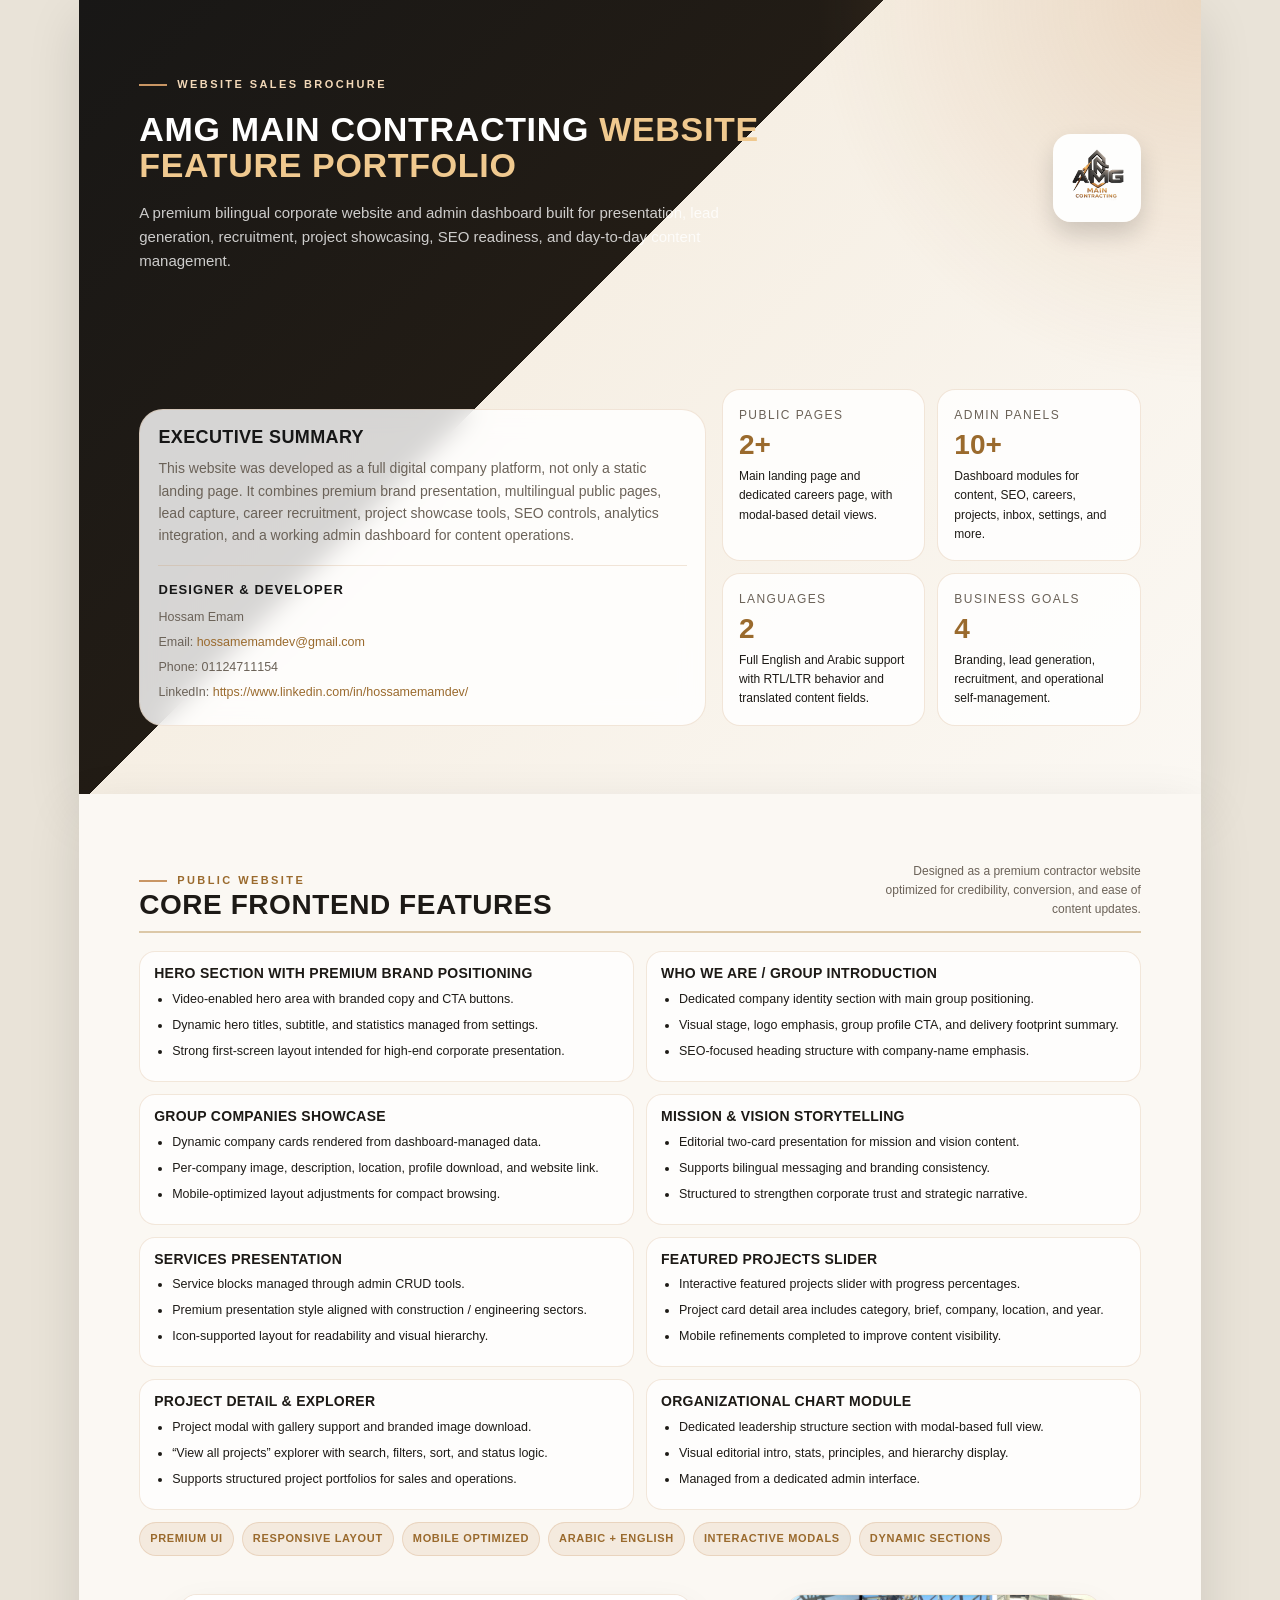
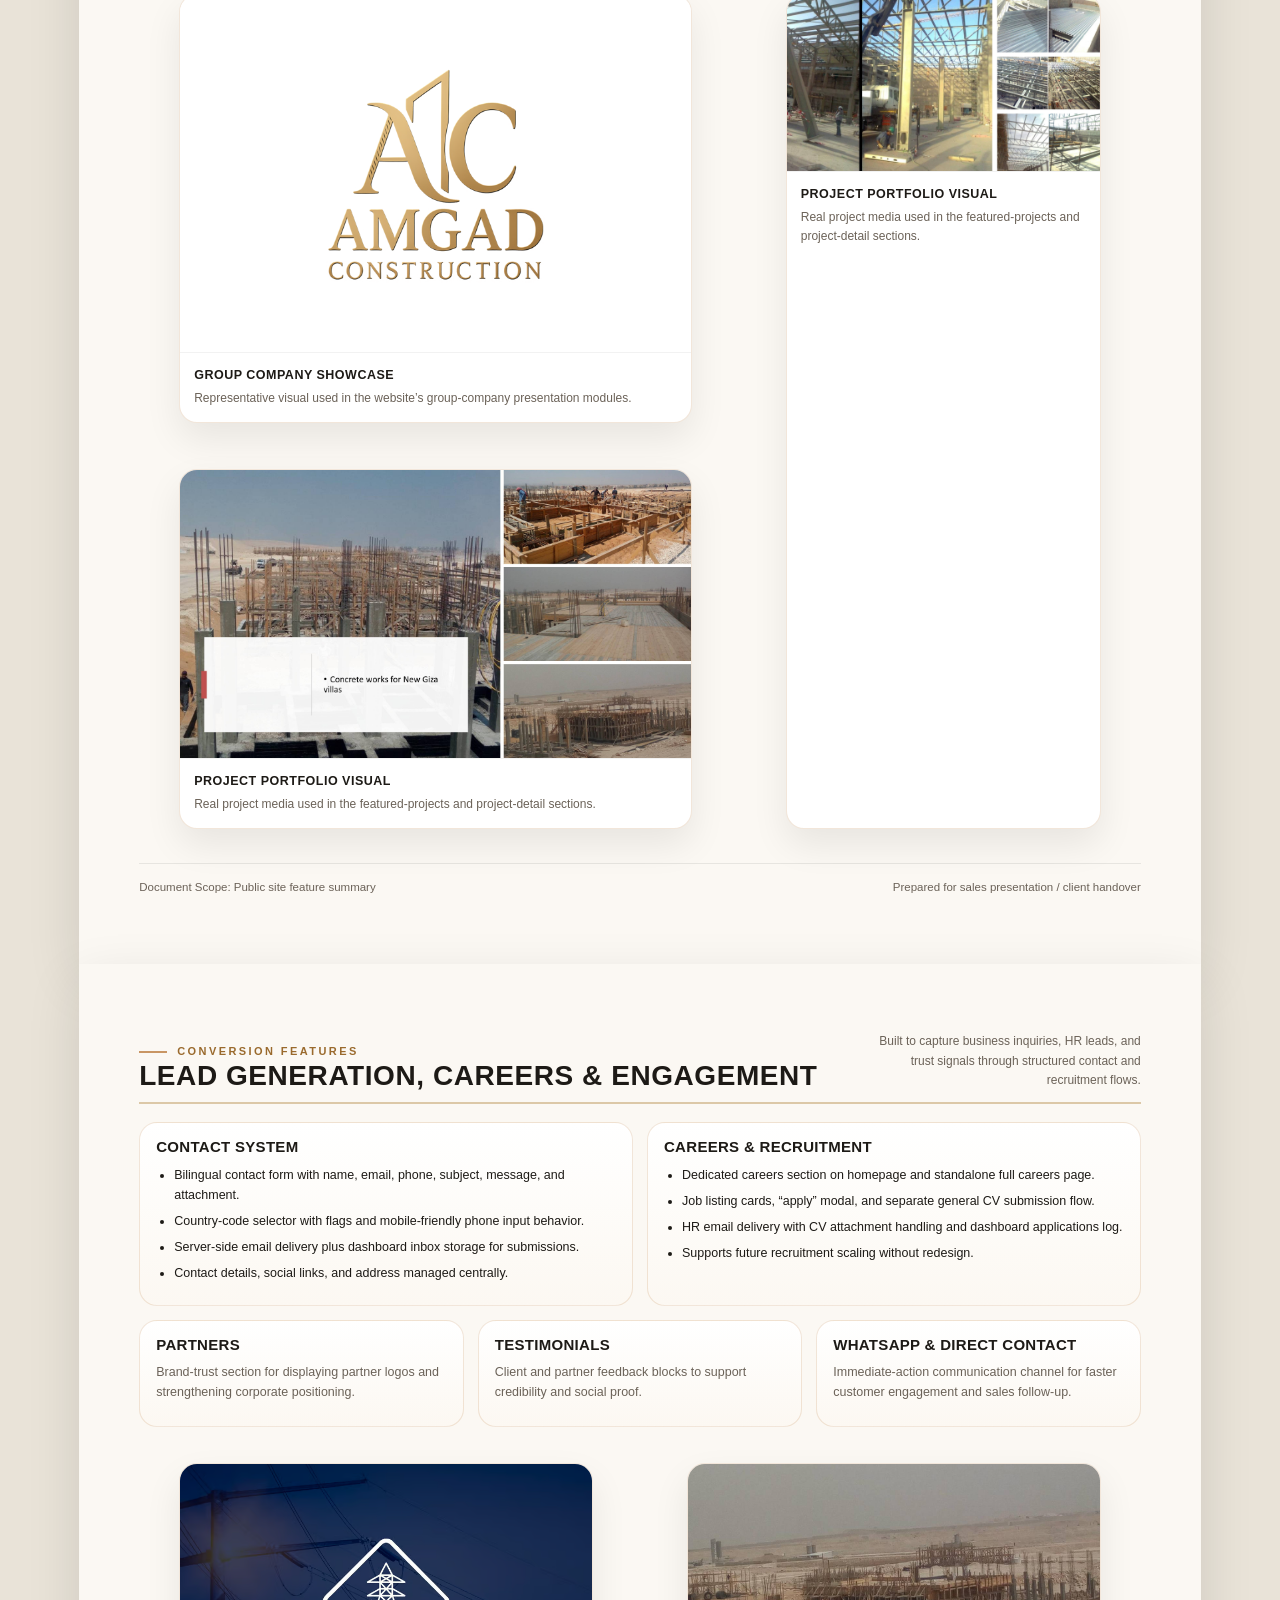
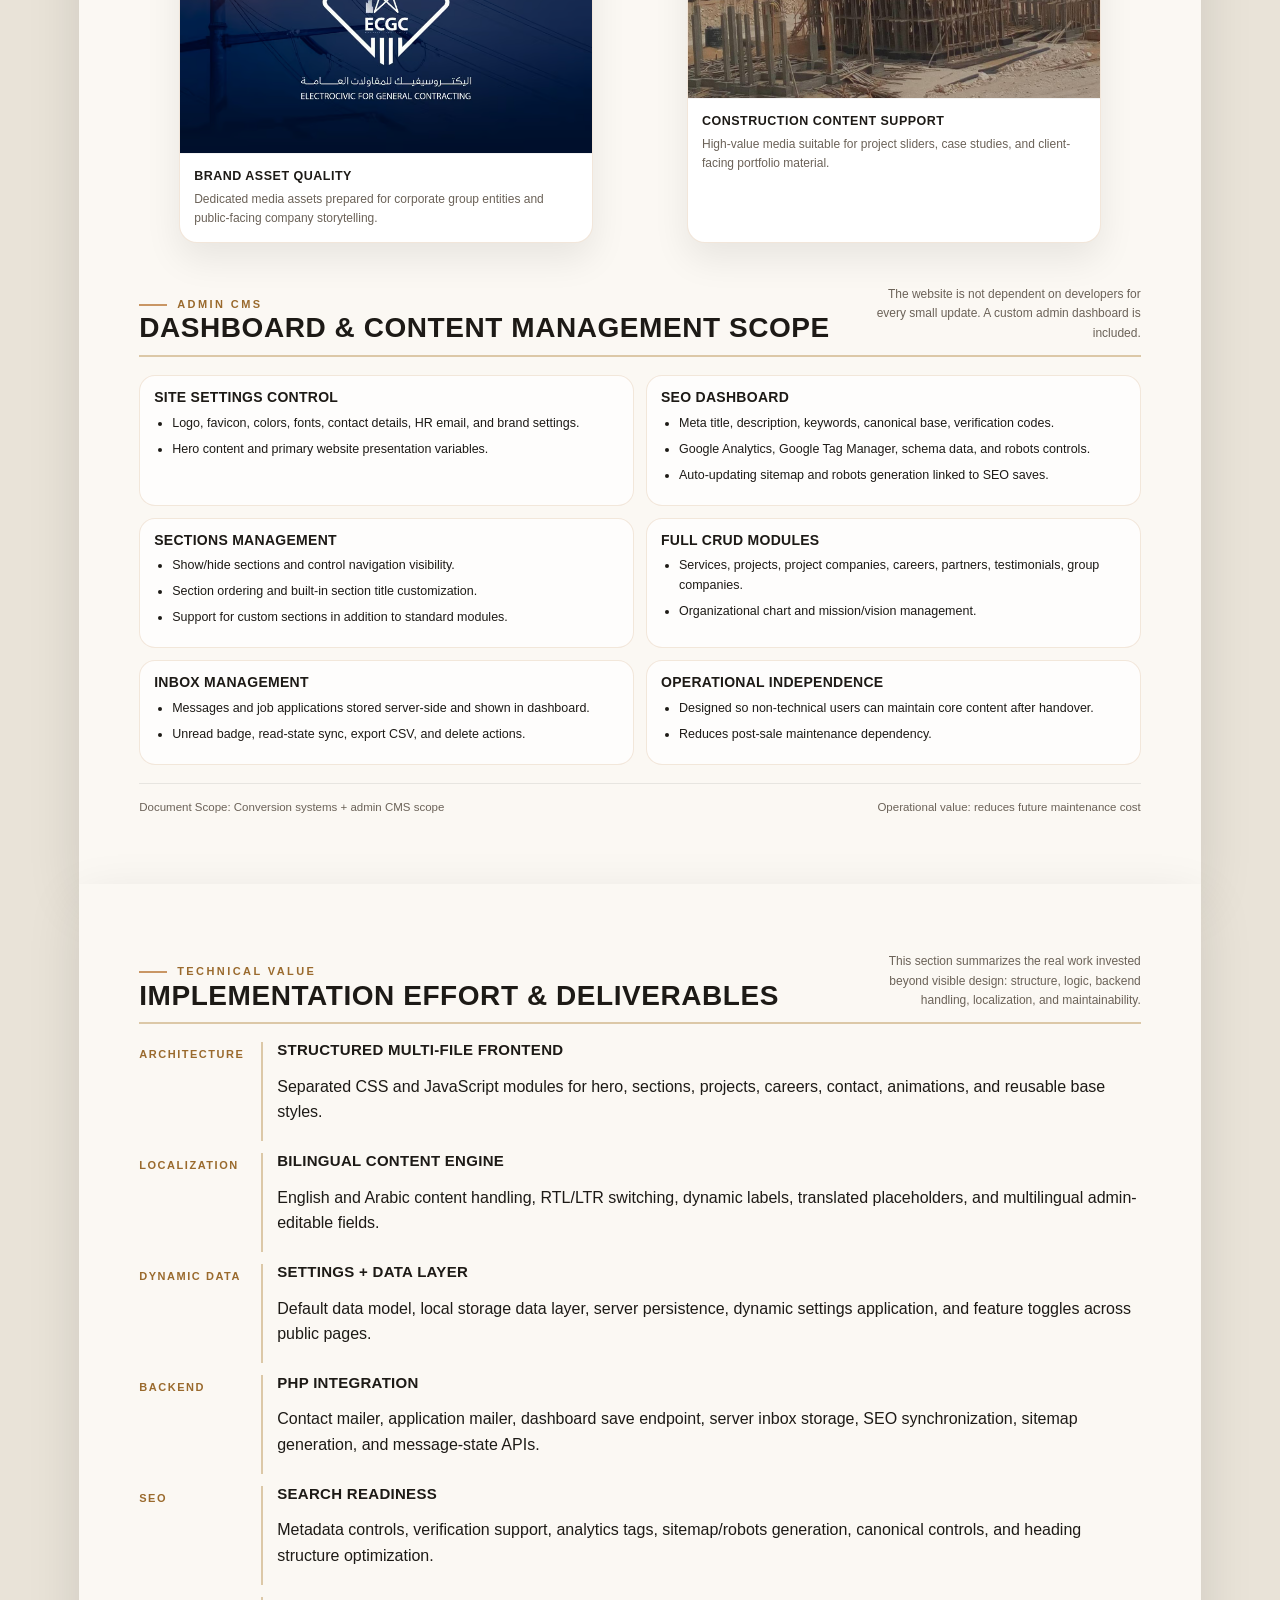
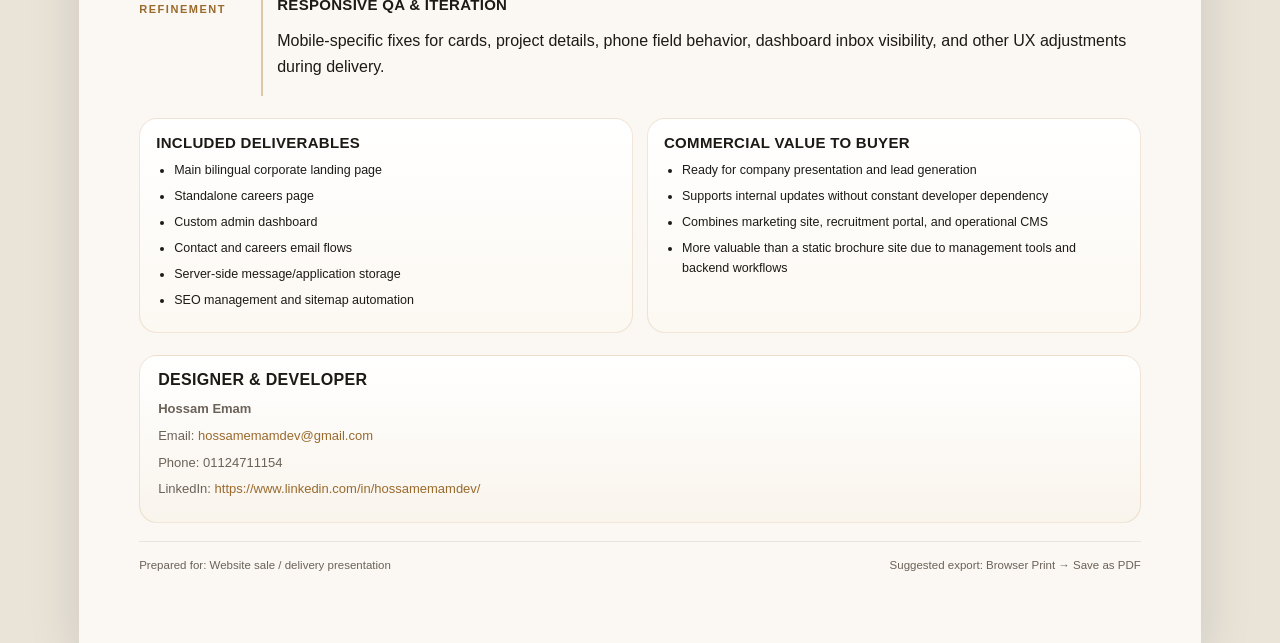
<file: website-sales-brochure.html>
<!DOCTYPE html>
<html lang="en">
<head>
  <meta charset="UTF-8" />
  <meta name="viewport" content="width=device-width, initial-scale=1.0" />
  <title>AMG Website Features & Delivery Scope</title>
  <style>
    :root {
      --ink: #1d1a16;
      --muted: #6b6258;
      --line: #dcc8a7;
      --gold: #c99664;
      --gold-deep: #9a6a2d;
      --paper: #fbf8f3;
      --card: #ffffff;
      --dark: #161616;
    }

    * { box-sizing: border-box; }
    html, body { margin: 0; padding: 0; background: #e9e3d8; color: var(--ink); }
    body {
      font-family: "Segoe UI", Arial, sans-serif;
      line-height: 1.6;
      -webkit-print-color-adjust: exact;
      print-color-adjust: exact;
    }

    .page {
      width: 297mm;
      min-height: 210mm;
      margin: 0 auto;
      background: var(--paper);
      position: relative;
      overflow: hidden;
      box-shadow: 0 18px 50px rgba(0,0,0,0.12);
    }

    .page-inner {
      padding: 18mm 16mm;
    }

    .hero {
      background:
        radial-gradient(circle at top right, rgba(201,150,100,0.28), transparent 28%),
        linear-gradient(135deg, #181716 0%, #221c15 42%, #f6efe4 42%, #fbf8f3 100%);
      color: #fff;
      min-height: 210mm;
    }

    .hero .page-inner {
      display: flex;
      flex-direction: column;
      justify-content: space-between;
      min-height: 210mm;
      padding-bottom: 18mm;
    }

    .brand-row {
      display: flex;
      align-items: center;
      justify-content: space-between;
      gap: 20px;
    }

    .brand-row img {
      width: 88px;
      height: 88px;
      object-fit: contain;
      background: rgba(255,255,255,0.95);
      padding: 10px;
      border-radius: 18px;
      box-shadow: 0 12px 24px rgba(0,0,0,0.16);
    }

    .eyebrow {
      display: inline-flex;
      align-items: center;
      gap: 10px;
      text-transform: uppercase;
      letter-spacing: 0.22em;
      font-size: 11px;
      font-weight: 700;
      color: #f2d8b8;
    }

    .eyebrow::before {
      content: "";
      width: 28px;
      height: 2px;
      background: var(--gold);
    }

    h1, h2, h3 {
      margin: 0;
      line-height: 1.05;
      font-family: "Arial Narrow", "Segoe UI", Arial, sans-serif;
      text-transform: uppercase;
      letter-spacing: 0.02em;
    }

    .hero-title {
      max-width: 720px;
      font-size: 34px;
      margin-top: 18px;
    }

    .hero-title span {
      color: #f0c98f;
    }

    .hero-subtitle {
      max-width: 640px;
      margin-top: 18px;
      font-size: 15px;
      color: rgba(255,255,255,0.78);
    }

    .hero-grid {
      display: grid;
      grid-template-columns: 1.15fr 0.85fr;
      gap: 16px;
      align-items: end;
    }

    .summary-card,
    .metric-card,
    .content-card {
      background: rgba(255,255,255,0.82);
      border: 1px solid rgba(201,150,100,0.24);
      color: var(--ink);
    }

    .summary-card {
      padding: 18px;
      border-radius: 24px;
      backdrop-filter: blur(12px);
    }

    .summary-card h3 {
      font-size: 18px;
      margin-bottom: 10px;
      color: var(--dark);
    }

    .summary-card p {
      margin: 0;
      font-size: 14px;
      color: var(--muted);
    }

    .cover-credit {
      margin-top: 18px;
      padding-top: 14px;
      border-top: 1px solid rgba(201,150,100,0.24);
    }

    .cover-credit strong {
      display: block;
      margin-bottom: 6px;
      font-size: 13px;
      color: var(--dark);
      text-transform: uppercase;
      letter-spacing: 0.08em;
    }

    .cover-credit p {
      margin: 0 0 5px;
      font-size: 12.5px;
      color: var(--muted);
    }

    .cover-credit a {
      color: var(--gold-deep);
      text-decoration: none;
      word-break: break-word;
    }

    .metrics {
      display: grid;
      grid-template-columns: repeat(2, 1fr);
      gap: 12px;
    }

    .metric-card {
      padding: 16px;
      border-radius: 18px;
      min-height: 110px;
    }

    .metric-card strong {
      display: block;
      font-size: 28px;
      color: var(--gold-deep);
      line-height: 1;
      margin-bottom: 8px;
    }

    .metric-card span {
      display: block;
      font-size: 12px;
      text-transform: uppercase;
      letter-spacing: 0.12em;
      color: var(--muted);
      margin-bottom: 6px;
    }

    .metric-card p {
      margin: 0;
      font-size: 12px;
      color: var(--ink);
    }

    .section-head {
      display: flex;
      align-items: end;
      justify-content: space-between;
      gap: 18px;
      margin-bottom: 18px;
      padding-bottom: 12px;
      border-bottom: 2px solid var(--line);
    }

    .section-head .eyebrow {
      color: var(--gold-deep);
    }

    .section-head h2 {
      font-size: 28px;
    }

    .section-note {
      max-width: 280px;
      font-size: 12px;
      color: var(--muted);
      text-align: right;
    }

    .cards-2,
    .cards-3 {
      display: grid;
      gap: 14px;
    }

    .cards-2 { grid-template-columns: repeat(2, 1fr); }
    .cards-3 { grid-template-columns: repeat(3, 1fr); }

    .content-card {
      border-radius: 18px;
      padding: 16px;
      background: linear-gradient(180deg, #fff 0%, #fcf8f2 100%);
    }

    .content-card h3 {
      font-size: 15px;
      margin-bottom: 10px;
    }

    .content-card p {
      margin: 0 0 8px;
      font-size: 12.5px;
      color: var(--muted);
    }

    ul {
      margin: 8px 0 0;
      padding-left: 18px;
    }

    li {
      margin-bottom: 6px;
      font-size: 12.5px;
    }

    .feature-grid {
      display: grid;
      grid-template-columns: repeat(2, 1fr);
      gap: 12px;
    }

    .visual-grid {
      display: grid;
      grid-template-columns: 1.2fr 0.8fr;
      gap: 14px;
      margin-top: 22px;
    }

    .visual-stack {
      display: grid;
      gap: 14px;
    }

    .visual-card {
      overflow: hidden;
      border-radius: 18px;
      border: 1px solid rgba(201,150,100,0.24);
      background: #fff;
      box-shadow: 0 16px 36px rgba(0,0,0,0.08);
    }

    .visual-card img {
      width: 100%;
      display: block;
      object-fit: cover;
      background: #f2ede3;
    }

    .visual-card figcaption {
      padding: 12px 14px 14px;
      font-size: 12px;
      color: var(--muted);
      border-top: 1px solid rgba(0,0,0,0.05);
    }

    .visual-card strong {
      display: block;
      margin-bottom: 4px;
      color: var(--ink);
      font-size: 12.5px;
      text-transform: uppercase;
      letter-spacing: 0.04em;
    }

    .feature-box {
      border: 1px solid rgba(201,150,100,0.22);
      border-radius: 16px;
      padding: 14px;
      background: rgba(255,255,255,0.7);
    }

    .feature-box h3 {
      font-size: 14px;
      margin-bottom: 8px;
    }

    .badge-row {
      display: flex;
      flex-wrap: wrap;
      gap: 8px;
      margin-top: 12px;
    }

    .badge {
      display: inline-flex;
      align-items: center;
      padding: 7px 10px;
      border-radius: 999px;
      background: rgba(201,150,100,0.14);
      border: 1px solid rgba(201,150,100,0.26);
      font-size: 11px;
      font-weight: 700;
      color: var(--gold-deep);
      text-transform: uppercase;
      letter-spacing: 0.06em;
    }

    .timeline {
      display: grid;
      gap: 12px;
    }

    .timeline-item {
      display: grid;
      grid-template-columns: 110px 1fr;
      gap: 12px;
      align-items: start;
    }

    .timeline-label {
      font-size: 11px;
      font-weight: 800;
      letter-spacing: 0.14em;
      text-transform: uppercase;
      color: var(--gold-deep);
      padding-top: 4px;
    }

    .timeline-body {
      border-left: 2px solid var(--line);
      padding-left: 14px;
    }

    .timeline-body h3 {
      font-size: 15px;
      margin-bottom: 6px;
    }

    .designer-credit {
      margin-top: 22px;
      padding: 16px 18px;
      border-radius: 18px;
      border: 1px solid rgba(201,150,100,0.24);
      background: linear-gradient(180deg, #fff 0%, #f9f4ec 100%);
    }

    .designer-credit h3 {
      font-size: 16px;
      margin-bottom: 10px;
    }

    .designer-credit p {
      margin: 0 0 6px;
      font-size: 13px;
      color: var(--muted);
    }

    .designer-credit a {
      color: var(--gold-deep);
      text-decoration: none;
      word-break: break-word;
    }

    .footer-strip {
      margin-top: 18px;
      padding-top: 14px;
      border-top: 1px solid rgba(0,0,0,0.08);
      display: flex;
      justify-content: space-between;
      gap: 16px;
      font-size: 11.5px;
      color: var(--muted);
    }

    @page {
      size: A4 landscape;
      margin: 0;
    }

    @media print {
      html, body { background: transparent; }
      .page {
        margin: 0;
        box-shadow: none;
        page-break-after: always;
        break-after: page;
      }
      .page:last-child {
        page-break-after: auto;
        break-after: auto;
      }
    }
  </style>
</head>
<body>
  <section class="page hero">
    <div class="page-inner">
      <div class="brand-row">
        <div>
          <div class="eyebrow">Website Sales Brochure</div>
          <h1 class="hero-title">AMG Main Contracting <span>Website Feature Portfolio</span></h1>
          <p class="hero-subtitle">
            A premium bilingual corporate website and admin dashboard built for presentation, lead generation, recruitment,
            project showcasing, SEO readiness, and day-to-day content management.
          </p>
        </div>
        <img src="assets/images/logo/amg-logo.jpeg" alt="AMG Main Contracting" />
      </div>

      <div class="hero-grid">
        <div class="summary-card">
          <h3>Executive Summary</h3>
          <p>
            This website was developed as a full digital company platform, not only a static landing page.
            It combines premium brand presentation, multilingual public pages, lead capture, career recruitment,
            project showcase tools, SEO controls, analytics integration, and a working admin dashboard for content operations.
          </p>
          <div class="cover-credit">
            <strong>Designer & Developer</strong>
            <p>Hossam Emam</p>
            <p>Email: <a href="mailto:hossamemamdev@gmail.com">hossamemamdev@gmail.com</a></p>
            <p>Phone: 01124711154</p>
            <p>LinkedIn: <a href="https://www.linkedin.com/in/hossamemamdev/" target="_blank" rel="noopener noreferrer">https://www.linkedin.com/in/hossamemamdev/</a></p>
          </div>
        </div>
        <div class="metrics">
          <div class="metric-card">
            <span>Public Pages</span>
            <strong>2+</strong>
            <p>Main landing page and dedicated careers page, with modal-based detail views.</p>
          </div>
          <div class="metric-card">
            <span>Admin Panels</span>
            <strong>10+</strong>
            <p>Dashboard modules for content, SEO, careers, projects, inbox, settings, and more.</p>
          </div>
          <div class="metric-card">
            <span>Languages</span>
            <strong>2</strong>
            <p>Full English and Arabic support with RTL/LTR behavior and translated content fields.</p>
          </div>
          <div class="metric-card">
            <span>Business Goals</span>
            <strong>4</strong>
            <p>Branding, lead generation, recruitment, and operational self-management.</p>
          </div>
        </div>
      </div>
    </div>
  </section>

  <section class="page">
    <div class="page-inner">
      <div class="section-head">
        <div>
          <div class="eyebrow">Public Website</div>
          <h2>Core Frontend Features</h2>
        </div>
        <div class="section-note">Designed as a premium contractor website optimized for credibility, conversion, and ease of content updates.</div>
      </div>

      <div class="feature-grid">
        <div class="feature-box">
          <h3>Hero Section with Premium Brand Positioning</h3>
          <ul>
            <li>Video-enabled hero area with branded copy and CTA buttons.</li>
            <li>Dynamic hero titles, subtitle, and statistics managed from settings.</li>
            <li>Strong first-screen layout intended for high-end corporate presentation.</li>
          </ul>
        </div>
        <div class="feature-box">
          <h3>Who We Are / Group Introduction</h3>
          <ul>
            <li>Dedicated company identity section with main group positioning.</li>
            <li>Visual stage, logo emphasis, group profile CTA, and delivery footprint summary.</li>
            <li>SEO-focused heading structure with company-name emphasis.</li>
          </ul>
        </div>
        <div class="feature-box">
          <h3>Group Companies Showcase</h3>
          <ul>
            <li>Dynamic company cards rendered from dashboard-managed data.</li>
            <li>Per-company image, description, location, profile download, and website link.</li>
            <li>Mobile-optimized layout adjustments for compact browsing.</li>
          </ul>
        </div>
        <div class="feature-box">
          <h3>Mission & Vision Storytelling</h3>
          <ul>
            <li>Editorial two-card presentation for mission and vision content.</li>
            <li>Supports bilingual messaging and branding consistency.</li>
            <li>Structured to strengthen corporate trust and strategic narrative.</li>
          </ul>
        </div>
        <div class="feature-box">
          <h3>Services Presentation</h3>
          <ul>
            <li>Service blocks managed through admin CRUD tools.</li>
            <li>Premium presentation style aligned with construction / engineering sectors.</li>
            <li>Icon-supported layout for readability and visual hierarchy.</li>
          </ul>
        </div>
        <div class="feature-box">
          <h3>Featured Projects Slider</h3>
          <ul>
            <li>Interactive featured projects slider with progress percentages.</li>
            <li>Project card detail area includes category, brief, company, location, and year.</li>
            <li>Mobile refinements completed to improve content visibility.</li>
          </ul>
        </div>
        <div class="feature-box">
          <h3>Project Detail & Explorer</h3>
          <ul>
            <li>Project modal with gallery support and branded image download.</li>
            <li>“View all projects” explorer with search, filters, sort, and status logic.</li>
            <li>Supports structured project portfolios for sales and operations.</li>
          </ul>
        </div>
        <div class="feature-box">
          <h3>Organizational Chart Module</h3>
          <ul>
            <li>Dedicated leadership structure section with modal-based full view.</li>
            <li>Visual editorial intro, stats, principles, and hierarchy display.</li>
            <li>Managed from a dedicated admin interface.</li>
          </ul>
        </div>
      </div>

      <div class="badge-row">
        <span class="badge">Premium UI</span>
        <span class="badge">Responsive Layout</span>
        <span class="badge">Mobile Optimized</span>
        <span class="badge">Arabic + English</span>
        <span class="badge">Interactive Modals</span>
        <span class="badge">Dynamic Sections</span>
      </div>

      <div class="visual-grid">
        <div class="visual-stack">
          <figure class="visual-card">
            <img src="assets/images/amjaad.avif" alt="AMG group company visual" />
            <figcaption>
              <strong>Group Company Showcase</strong>
              Representative visual used in the website’s group-company presentation modules.
            </figcaption>
          </figure>
          <figure class="visual-card">
            <img src="assets/images/projects/new giza/Picture56.jpg" alt="AMG project showcase visual" />
            <figcaption>
              <strong>Project Portfolio Visual</strong>
              Real project media used in the featured-projects and project-detail sections.
            </figcaption>
          </figure>
        </div>
        <figure class="visual-card">
          <img src="assets/images/projects/sipra/Picture66.jpg" alt="Construction project visual" />
          <figcaption>
            <strong>Project Portfolio Visual</strong>
            Real project media used in the featured-projects and project-detail sections.
          </figcaption>
        </figure>
      </div>

      <div class="footer-strip">
        <div>Document Scope: Public site feature summary</div>
        <div>Prepared for sales presentation / client handover</div>
      </div>
    </div>
  </section>

  <section class="page">
    <div class="page-inner">
      <div class="section-head">
        <div>
          <div class="eyebrow">Conversion Features</div>
          <h2>Lead Generation, Careers & Engagement</h2>
        </div>
        <div class="section-note">Built to capture business inquiries, HR leads, and trust signals through structured contact and recruitment flows.</div>
      </div>

      <div class="cards-2">
        <div class="content-card">
          <h3>Contact System</h3>
          <ul>
            <li>Bilingual contact form with name, email, phone, subject, message, and attachment.</li>
            <li>Country-code selector with flags and mobile-friendly phone input behavior.</li>
            <li>Server-side email delivery plus dashboard inbox storage for submissions.</li>
            <li>Contact details, social links, and address managed centrally.</li>
          </ul>
        </div>
        <div class="content-card">
          <h3>Careers & Recruitment</h3>
          <ul>
            <li>Dedicated careers section on homepage and standalone full careers page.</li>
            <li>Job listing cards, “apply” modal, and separate general CV submission flow.</li>
            <li>HR email delivery with CV attachment handling and dashboard applications log.</li>
            <li>Supports future recruitment scaling without redesign.</li>
          </ul>
        </div>
      </div>

      <div class="cards-3" style="margin-top:14px">
        <div class="content-card">
          <h3>Partners</h3>
          <p>Brand-trust section for displaying partner logos and strengthening corporate positioning.</p>
        </div>
        <div class="content-card">
          <h3>Testimonials</h3>
          <p>Client and partner feedback blocks to support credibility and social proof.</p>
        </div>
        <div class="content-card">
          <h3>WhatsApp & Direct Contact</h3>
          <p>Immediate-action communication channel for faster customer engagement and sales follow-up.</p>
        </div>
      </div>

      <div class="visual-grid" style="grid-template-columns: 1fr 1fr; margin-top:20px">
        <figure class="visual-card">
          <img src="assets/images/electrocivic.avif" alt="Electrocivic visual used in website assets" />
          <figcaption>
            <strong>Brand Asset Quality</strong>
            Dedicated media assets prepared for corporate group entities and public-facing company storytelling.
          </figcaption>
        </figure>
        <figure class="visual-card">
          <img src="assets/images/projects/new giza/Picture55.jpg" alt="Construction project visual" />
          <figcaption>
            <strong>Construction Content Support</strong>
            High-value media suitable for project sliders, case studies, and client-facing portfolio material.
          </figcaption>
        </figure>
      </div>

      <div class="section-head" style="margin-top:26px">
        <div>
          <div class="eyebrow">Admin CMS</div>
          <h2>Dashboard & Content Management Scope</h2>
        </div>
        <div class="section-note">The website is not dependent on developers for every small update. A custom admin dashboard is included.</div>
      </div>

      <div class="feature-grid">
        <div class="feature-box">
          <h3>Site Settings Control</h3>
          <ul>
            <li>Logo, favicon, colors, fonts, contact details, HR email, and brand settings.</li>
            <li>Hero content and primary website presentation variables.</li>
          </ul>
        </div>
        <div class="feature-box">
          <h3>SEO Dashboard</h3>
          <ul>
            <li>Meta title, description, keywords, canonical base, verification codes.</li>
            <li>Google Analytics, Google Tag Manager, schema data, and robots controls.</li>
            <li>Auto-updating sitemap and robots generation linked to SEO saves.</li>
          </ul>
        </div>
        <div class="feature-box">
          <h3>Sections Management</h3>
          <ul>
            <li>Show/hide sections and control navigation visibility.</li>
            <li>Section ordering and built-in section title customization.</li>
            <li>Support for custom sections in addition to standard modules.</li>
          </ul>
        </div>
        <div class="feature-box">
          <h3>Full CRUD Modules</h3>
          <ul>
            <li>Services, projects, project companies, careers, partners, testimonials, group companies.</li>
            <li>Organizational chart and mission/vision management.</li>
          </ul>
        </div>
        <div class="feature-box">
          <h3>Inbox Management</h3>
          <ul>
            <li>Messages and job applications stored server-side and shown in dashboard.</li>
            <li>Unread badge, read-state sync, export CSV, and delete actions.</li>
          </ul>
        </div>
        <div class="feature-box">
          <h3>Operational Independence</h3>
          <ul>
            <li>Designed so non-technical users can maintain core content after handover.</li>
            <li>Reduces post-sale maintenance dependency.</li>
          </ul>
        </div>
      </div>

      <div class="footer-strip">
        <div>Document Scope: Conversion systems + admin CMS scope</div>
        <div>Operational value: reduces future maintenance cost</div>
      </div>
    </div>
  </section>

  <section class="page">
    <div class="page-inner">
      <div class="section-head">
        <div>
          <div class="eyebrow">Technical Value</div>
          <h2>Implementation Effort & Deliverables</h2>
        </div>
        <div class="section-note">This section summarizes the real work invested beyond visible design: structure, logic, backend handling, localization, and maintainability.</div>
      </div>

      <div class="timeline">
        <div class="timeline-item">
          <div class="timeline-label">Architecture</div>
          <div class="timeline-body">
            <h3>Structured Multi-File Frontend</h3>
            <p>Separated CSS and JavaScript modules for hero, sections, projects, careers, contact, animations, and reusable base styles.</p>
          </div>
        </div>
        <div class="timeline-item">
          <div class="timeline-label">Localization</div>
          <div class="timeline-body">
            <h3>Bilingual Content Engine</h3>
            <p>English and Arabic content handling, RTL/LTR switching, dynamic labels, translated placeholders, and multilingual admin-editable fields.</p>
          </div>
        </div>
        <div class="timeline-item">
          <div class="timeline-label">Dynamic Data</div>
          <div class="timeline-body">
            <h3>Settings + Data Layer</h3>
            <p>Default data model, local storage data layer, server persistence, dynamic settings application, and feature toggles across public pages.</p>
          </div>
        </div>
        <div class="timeline-item">
          <div class="timeline-label">Backend</div>
          <div class="timeline-body">
            <h3>PHP Integration</h3>
            <p>Contact mailer, application mailer, dashboard save endpoint, server inbox storage, SEO synchronization, sitemap generation, and message-state APIs.</p>
          </div>
        </div>
        <div class="timeline-item">
          <div class="timeline-label">SEO</div>
          <div class="timeline-body">
            <h3>Search Readiness</h3>
            <p>Metadata controls, verification support, analytics tags, sitemap/robots generation, canonical controls, and heading structure optimization.</p>
          </div>
        </div>
        <div class="timeline-item">
          <div class="timeline-label">Refinement</div>
          <div class="timeline-body">
            <h3>Responsive QA & Iteration</h3>
            <p>Mobile-specific fixes for cards, project details, phone field behavior, dashboard inbox visibility, and other UX adjustments during delivery.</p>
          </div>
        </div>
      </div>

      <div class="cards-2" style="margin-top:22px">
        <div class="content-card">
          <h3>Included Deliverables</h3>
          <ul>
            <li>Main bilingual corporate landing page</li>
            <li>Standalone careers page</li>
            <li>Custom admin dashboard</li>
            <li>Contact and careers email flows</li>
            <li>Server-side message/application storage</li>
            <li>SEO management and sitemap automation</li>
          </ul>
        </div>
        <div class="content-card">
          <h3>Commercial Value to Buyer</h3>
          <ul>
            <li>Ready for company presentation and lead generation</li>
            <li>Supports internal updates without constant developer dependency</li>
            <li>Combines marketing site, recruitment portal, and operational CMS</li>
            <li>More valuable than a static brochure site due to management tools and backend workflows</li>
          </ul>
        </div>
      </div>

      <div class="designer-credit">
        <h3>Designer & Developer</h3>
        <p><strong>Hossam Emam</strong></p>
        <p>Email: <a href="mailto:hossamemamdev@gmail.com">hossamemamdev@gmail.com</a></p>
        <p>Phone: 01124711154</p>
        <p>LinkedIn: <a href="https://www.linkedin.com/in/hossamemamdev/" target="_blank" rel="noopener noreferrer">https://www.linkedin.com/in/hossamemamdev/</a></p>
      </div>

      <div class="footer-strip">
        <div>Prepared for: Website sale / delivery presentation</div>
        <div>Suggested export: Browser Print → Save as PDF</div>
      </div>
    </div>
  </section>
</body>
</html>
</file>
